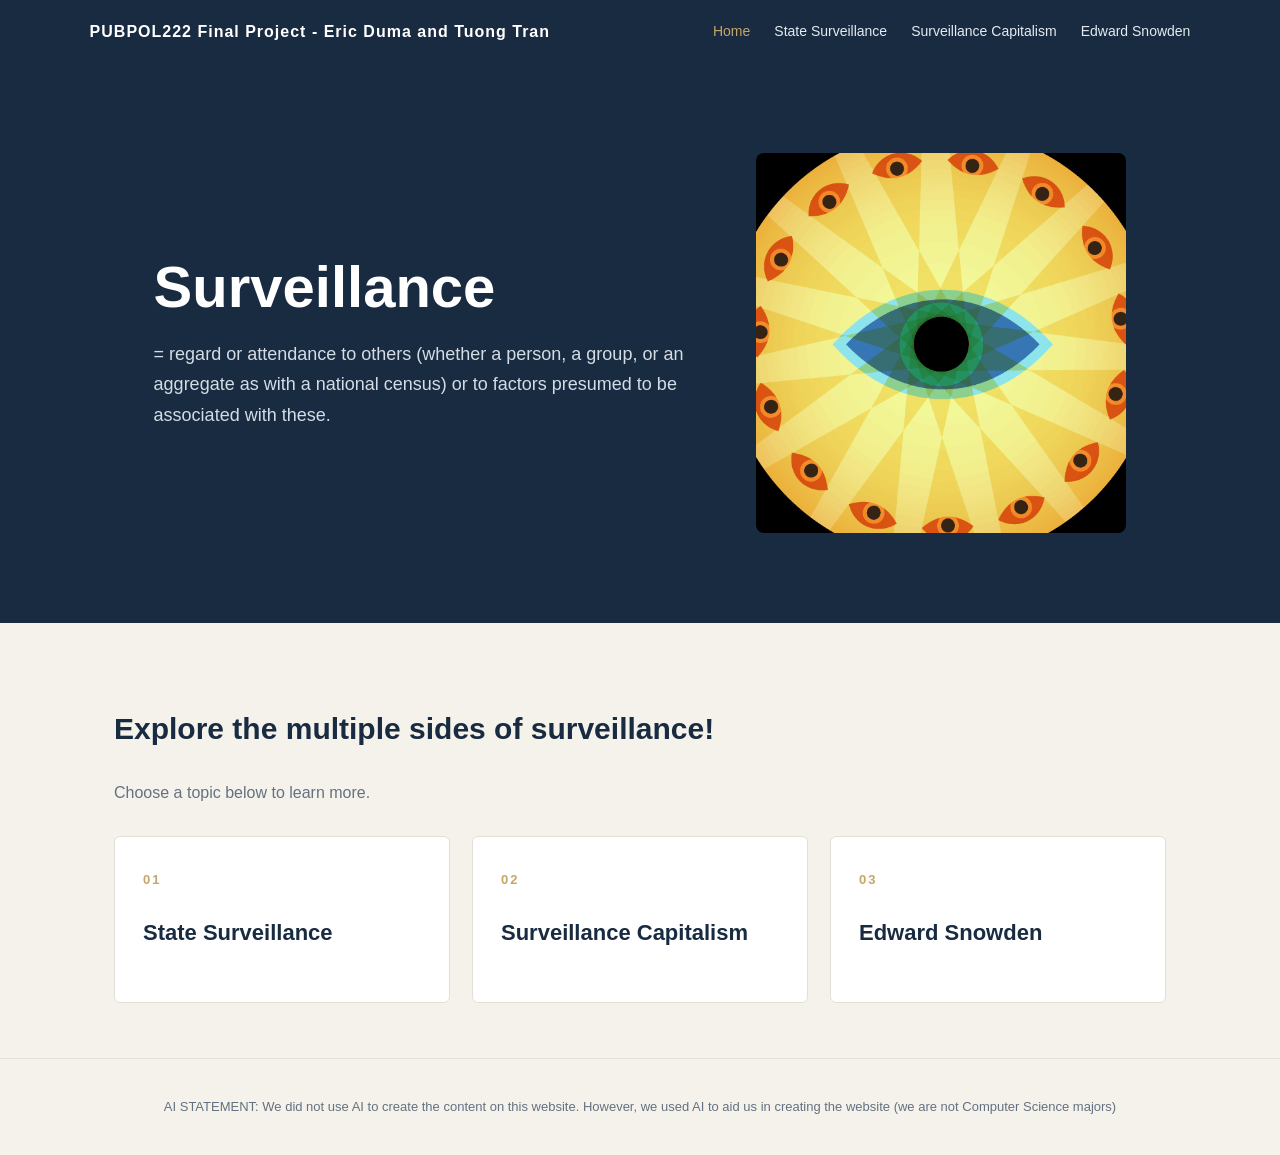
<file: index.html>
<!DOCTYPE html>
<html lang="en">
<head>
  <meta charset="UTF-8">
  <meta name="viewport" content="width=device-width, initial-scale=1.0">
  <title>PUBPOL222 Final Project</title>
  <link rel="stylesheet" href="style.css">
</head>
<body>

  <nav class="navbar">
    <a class="logo" href="index.html">PUBPOL222 Final Project - Eric Duma and Tuong Tran</a>
    <div class="nav-links">
      <a class="active" href="index.html">Home</a>
      <a href="topic1.html">State Surveillance</a>
      <a href="topic2.html">Surveillance Capitalism</a>
      <a href="topic3.html">Edward Snowden</a>
    </div>
  </nav>

  <header class="hero">
  <div class="hero-content">
    <div class="hero-text">
      <h1>Surveillance</h1>
      <p class="intro">
        = regard or attendance to others (whether a person, a group, or an aggregate 
        as with a national census) or to factors presumed to be associated with these.
      </p>
    </div>
    <div class="hero-image">
      <img src="images/EyeSurveillance.png">
    </div>
  </div>
</header>

  <main class="container">
    <h2>Explore the multiple sides of surveillance!</h2>
    <p class="section-intro">
      Choose a topic below to learn more.
    </p>

    <div class="cards">
      <a class="card" href="topic1.html">
        <span class="number">01</span>
        <h3>State Surveillance</h3>
      </a>

      <a class="card" href="topic2.html">
        <span class="number">02</span>
        <h3>Surveillance Capitalism</h3>
      </a>

      <a class="card" href="topic3.html">
        <span class="number">03</span>
        <h3>Edward Snowden</h3>
      </a>
    </div>
  </main>

  <footer>
    <p>AI STATEMENT: We did not use AI to create the content on this website. However, we used AI to aid us in creating the website (we are not Computer Science majors)</p>
  </footer>

</body>
</html>
</file>
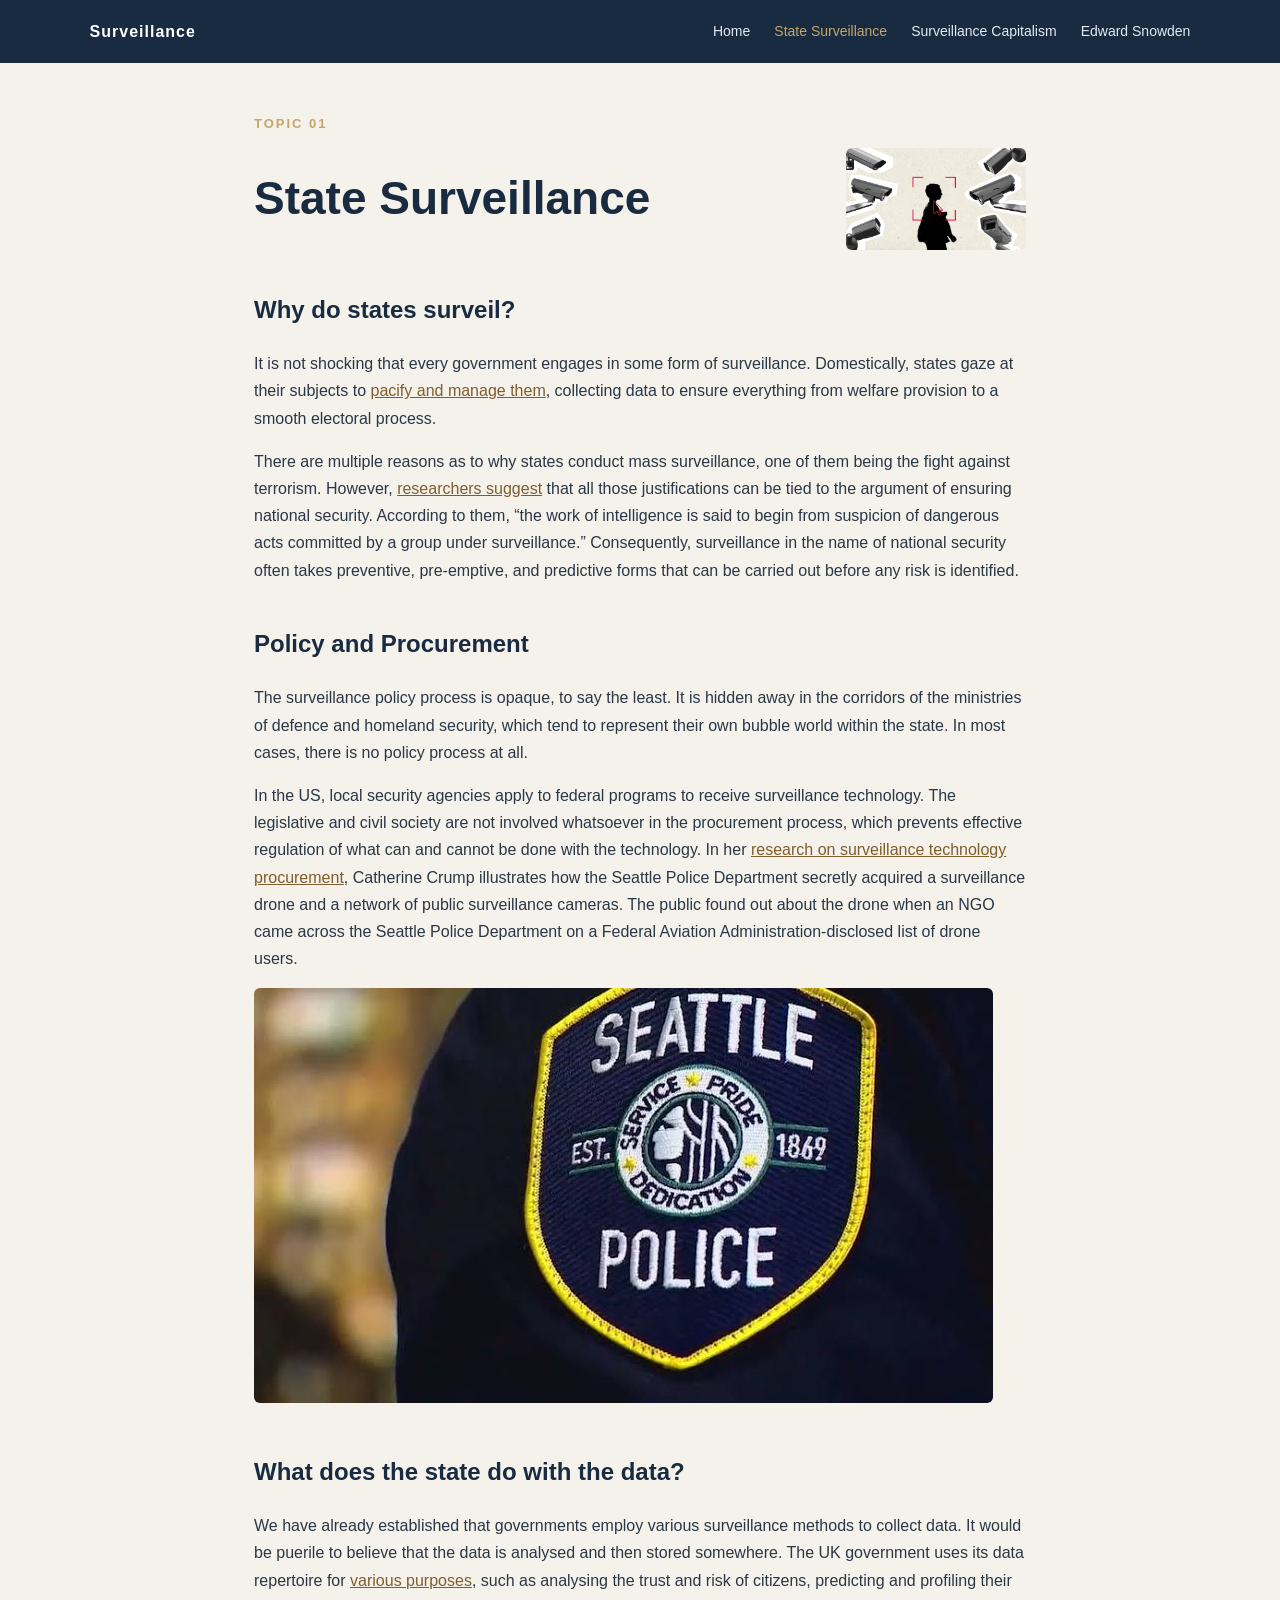
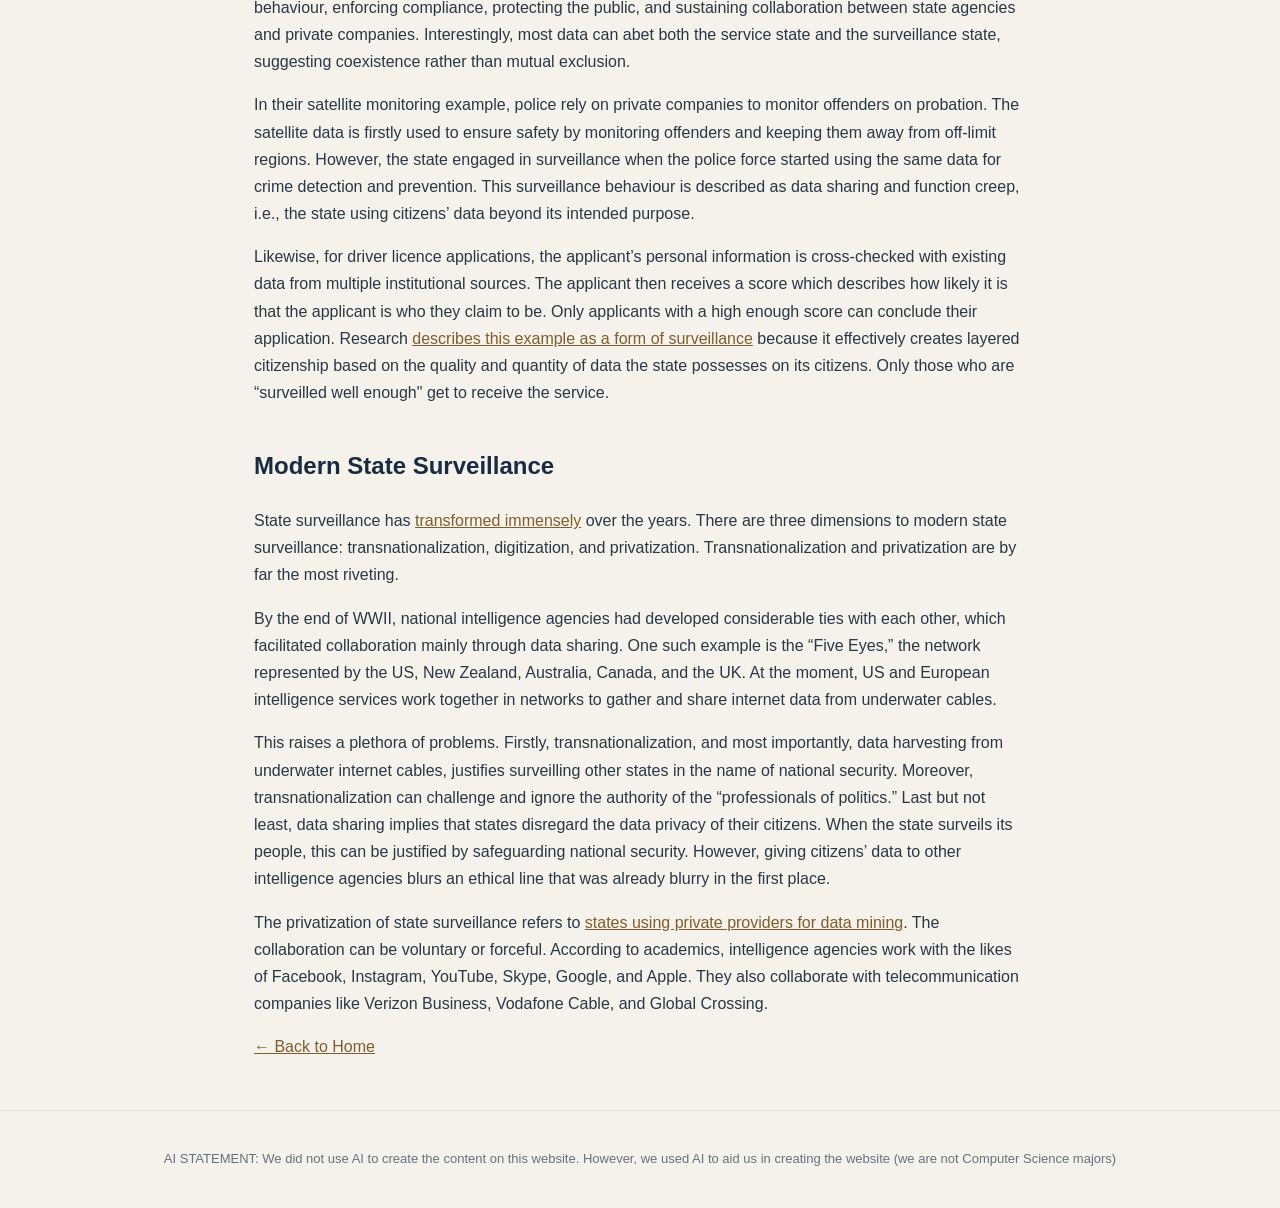
<file: topic1.html>
<!DOCTYPE html>
<html lang="en">
<head>
  <meta charset="UTF-8">
  <meta name="viewport" content="width=device-width, initial-scale=1.0">
  <title>PUBPOL222 Final Project</title>
  <link rel="stylesheet" href="style.css">
</head>
<body>

  <nav class="navbar">
    <a class="logo" href="index.html">Surveillance</a>
    <div class="nav-links">
      <a href="index.html">Home</a>
      <a class="active" href="topic1.html">State Surveillance</a>
      <a href="topic2.html">Surveillance Capitalism</a>
      <a href="topic3.html">Edward Snowden</a>
    </div>
  </nav>

  <main class="article">
    <p class="eyebrow">TOPIC 01</p>
    
  <div class="title-with-image">
  <h1>State Surveillance</h1>
  <img src="images/CameraOm.png">
  </div>
    
  <h2>Why do states surveil?</h2>

  <p>It is not shocking that every government engages in some form of surveillance. Domestically, states gaze at their subjects to <a href="https://d1wqtxts1xzle7.cloudfront.net/76400352/Cyber_20Series_20Web2-libre.pdf?1639581988=&amp;response-content-disposition=inline%3B+filename%3DGoverning_Cyberspace_during_a_Crisis_in.pdf&amp;Expires=1792562206&amp;Signature=ez0BBP5YNzSZqqUoLzvwpNprk3~naDb6iUlHUUlqk3fh8IuvuqOPbIAH9OkCsQyJt46uGKl8BIvYFPuG-Qm4je-HpDegU5crHpNjvLHodP6Og5ZSEKywXF6elBB1Ybo49YpGGbWrBkDkB~0s10yP-RbG5PaXotoMq0A6XKbDkWxBPCYPzJop8mE1zfkLEXNjqVF5xI0-kGfxSqHT4MMYGR-1YMB9fRSBpB531D74t61~TzVUiKpVoluR7lGRz4SM8nP0zVkcQLfic7bS1vR6ujzHljAD5koRNSX3DWy~2BGONEFco-GdftG5HaquAnncHpPBDaJkd7vBWc4635FfZg__&amp;Key-Pair-Id=APKAJLOHF5GGSLRBV4ZA#page=21" target="_blank" rel="noopener noreferrer">pacify and manage them</a>, collecting data to ensure everything from welfare provision to a smooth electoral process.</p>

  <p>There are multiple reasons as to why states conduct mass surveillance, one of them being the fight against terrorism. However, <a href="https://academic.oup.com/ips/article/8/2/121/1794335" target="_blank" rel="noopener noreferrer">researchers suggest</a> that all those justifications can be tied to the argument of ensuring national security. According to them, “the work of intelligence is said to begin from suspicion of dangerous acts committed by a group under surveillance.” Consequently, surveillance in the name of national security often takes preventive, pre-emptive, and predictive forms that can be carried out before any risk is identified.</p>

  <h2>Policy and Procurement</h2>

  <p>The surveillance policy process is opaque, to say the least. It is hidden away in the corridors of the ministries of defence and homeland security, which tend to represent their own bubble world within the state. In most cases, there is no policy process at all.</p>

  <p>In the US, local security agencies apply to federal programs to receive surveillance technology. The legislative and civil society are not involved whatsoever in the procurement process, which prevents effective regulation of what can and cannot be done with the technology. In her <a href="https://access.heinonline.com/HOL/Page?handle=hein.journals/washlr91&amp;div=41&amp;g_sent=1&amp;casa_token=&amp;collection=journals" target="_blank" rel="noopener noreferrer">research on surveillance technology procurement</a>, Catherine Crump illustrates how the Seattle Police Department secretly acquired a surveillance drone and a network of public surveillance cameras. The public found out about the drone when an NGO came across the Seattle Police Department on a Federal Aviation Administration-disclosed list of drone users.</p>

  <img class="article-image" src="images/spd.jfif">

  <h2>What does the state do with the data?</h2>

  <p>We have already established that governments employ various surveillance methods to collect data. It would be puerile to believe that the data is analysed and then stored somewhere. The UK government uses its data repertoire for <a href="https://link.springer.com/article/10.1007/s12394-009-0007-5" target="_blank" rel="noopener noreferrer">various purposes</a>, such as analysing the trust and risk of citizens, predicting and profiling their behaviour, enforcing compliance, protecting the public, and sustaining collaboration between state agencies and private companies. Interestingly, most data can abet both the service state and the surveillance state, suggesting coexistence rather than mutual exclusion.</p>

  <p>In their satellite monitoring example, police rely on private companies to monitor offenders on probation. The satellite data is firstly used to ensure safety by monitoring offenders and keeping them away from off-limit regions. However, the state engaged in surveillance when the police force started using the same data for crime detection and prevention. This surveillance behaviour is described as data sharing and function creep, i.e., the state using citizens’ data beyond its intended purpose.</p>

  <p>Likewise, for driver licence applications, the applicant’s personal information is cross-checked with existing data from multiple institutional sources. The applicant then receives a score which describes how likely it is that the applicant is who they claim to be. Only applicants with a high enough score can conclude their application. Research <a href="https://link.springer.com/article/10.1007/s12394-009-0007-5" target="_blank" rel="noopener noreferrer">describes this example as a form of surveillance</a> because it effectively creates layered citizenship based on the quality and quantity of data the state possesses on its citizens. Only those who are “surveilled well enough" get to receive the service.</p>

  <h2>Modern State Surveillance</h2>

  <p>State surveillance has <a href="https://academic.oup.com/ips/article/8/2/121/1794335" target="_blank" rel="noopener noreferrer">transformed immensely</a> over the years. There are three dimensions to modern state surveillance: transnationalization, digitization, and privatization. Transnationalization and privatization are by far the most riveting.</p>

  <p>By the end of WWII, national intelligence agencies had developed considerable ties with each other, which facilitated collaboration mainly through data sharing. One such example is the “Five Eyes,” the network represented by the US, New Zealand, Australia, Canada, and the UK. At the moment, US and European intelligence services work together in networks to gather and share internet data from underwater cables.</p>

  <p>This raises a plethora of problems. Firstly, transnationalization, and most importantly, data harvesting from underwater internet cables, justifies surveilling other states in the name of national security. Moreover, transnationalization can challenge and ignore the authority of the “professionals of politics.” Last but not least, data sharing implies that states disregard the data privacy of their citizens. When the state surveils its people, this can be justified by safeguarding national security. However, giving citizens’ data to other intelligence agencies blurs an ethical line that was already blurry in the first place.</p>

  <p>The privatization of state surveillance refers to <a href="https://academic.oup.com/ips/article/8/2/121/1794335" target="_blank" rel="noopener noreferrer">states using private providers for data mining</a>. The collaboration can be voluntary or forceful. According to academics, intelligence agencies work with the likes of Facebook, Instagram, YouTube, Skype, Google, and Apple. They also collaborate with telecommunication companies like Verizon Business, Vodafone Cable, and Global Crossing.</p>

    <p><a href="index.html">← Back to Home</a></p>
  </main>

  <footer>
    <p>AI STATEMENT: We did not use AI to create the content on this website. However, we used AI to aid us in creating the website (we are not Computer Science majors)</p>
  </footer>

</body>
</html>
</file>
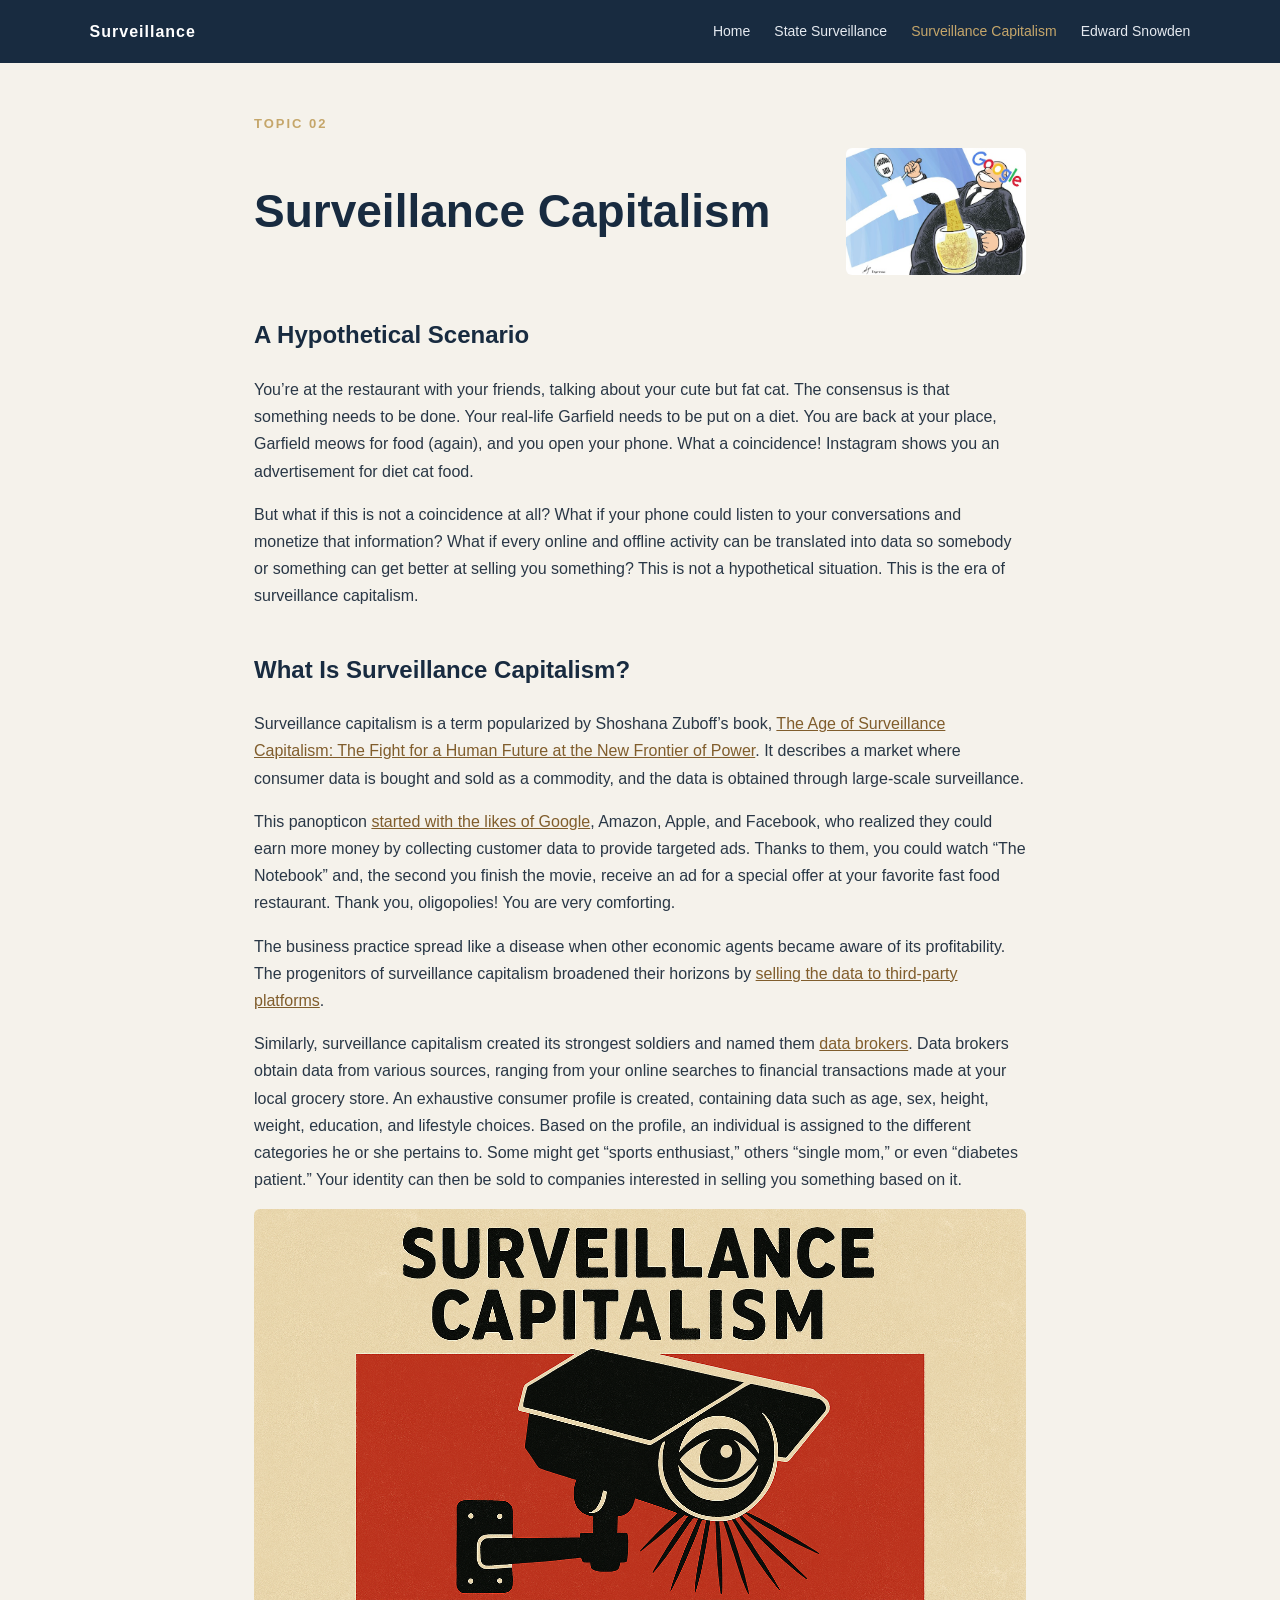
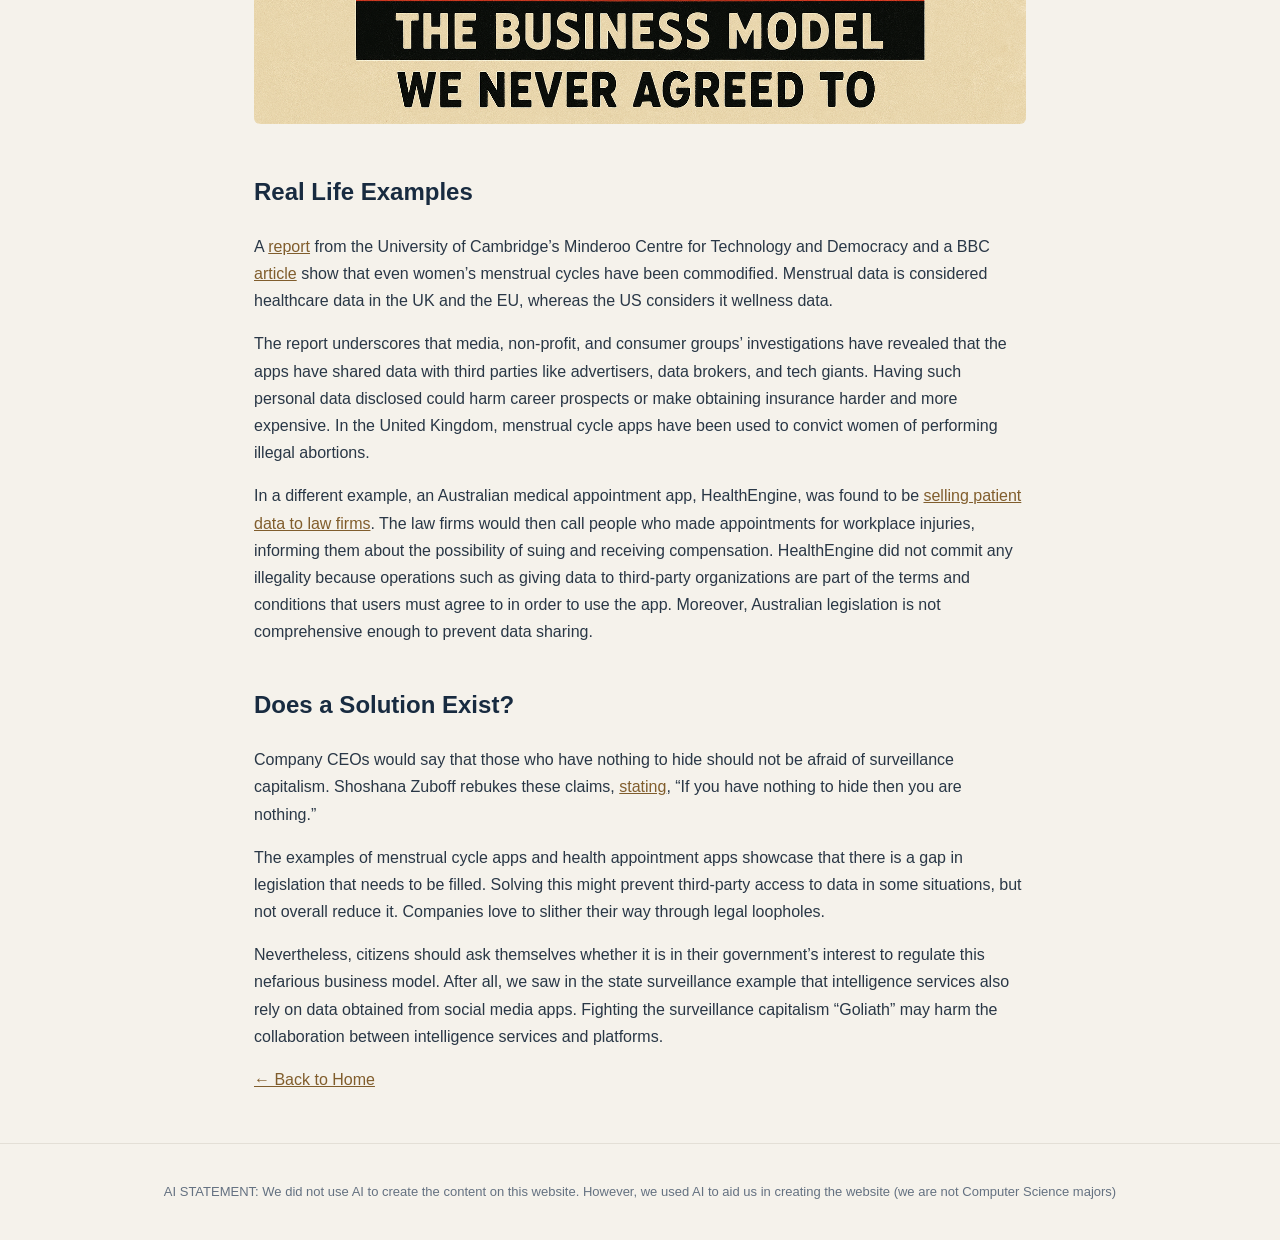
<file: topic2.html>
<!DOCTYPE html>
<html lang="en">
<head>
  <meta charset="UTF-8">
  <meta name="viewport" content="width=device-width, initial-scale=1.0">
  <title>PUBPOL222 Final Project</title>
  <link rel="stylesheet" href="style.css">
</head>
<body>

  <nav class="navbar">
    <a class="logo" href="index.html">Surveillance</a>
    <div class="nav-links">
      <a href="index.html">Home</a>
      <a href="topic1.html">State Surveillance</a>
      <a class="active" href="topic2.html">Surveillance Capitalism</a>
      <a href="topic3.html">Edward Snowden</a>
    </div>
  </nav>

  <main class="article">
    <p class="eyebrow">TOPIC 02</p>
    
    <div class="title-with-image">
    <h1>Surveillance Capitalism</h1>
    <img src="images/survcap.jpg">
    </div>
   <h2>A Hypothetical Scenario</h2>

  <p>
    You’re at the restaurant with your friends, talking about your cute but fat cat. The consensus is that something needs to be done. Your real-life Garfield needs to be put on a diet. You are back at your place, Garfield meows for food (again), and you open your phone. What a coincidence! Instagram shows you an advertisement for diet cat food.
  </p>

  <p>
    But what if this is not a coincidence at all? What if your phone could listen to your conversations and monetize that information? What if every online and offline activity can be translated into data so somebody or something can get better at selling you something? This is not a hypothetical situation. This is the era of surveillance capitalism.
  </p>

  <h2>What Is Surveillance Capitalism?</h2>

  <p>
    Surveillance capitalism is a term popularized by Shoshana Zuboff’s book,
    <a href="https://www.hbs.edu/faculty/Pages/item.aspx?num=56791" target="_blank" rel="noopener noreferrer">The Age of Surveillance Capitalism: The Fight for a Human Future at the New Frontier of Power</a>.
    It describes a market where consumer data is bought and sold as a commodity, and the data is obtained through large-scale surveillance.
  </p>

  <p>
    This panopticon
    <a href="https://www.ft.com/content/7fafec06-1ea2-11e9-b126-46fc3ad87c65" target="_blank" rel="noopener noreferrer">started with the likes of Google</a>,
    Amazon, Apple, and Facebook, who realized they could earn more money by collecting customer data to provide targeted ads. Thanks to them, you could watch “The Notebook” and, the second you finish the movie, receive an ad for a special offer at your favorite fast food restaurant. Thank you, oligopolies! You are very comforting.
  </p>

  <p>
    The business practice spread like a disease when other economic agents became aware of its profitability. The progenitors of surveillance capitalism broadened their horizons by
    <a href="https://theconversation.com/explainer-what-is-surveillance-capitalism-and-how-does-it-shape-our-economy-119158" target="_blank" rel="noopener noreferrer">selling the data to third-party platforms</a>.
  </p>

  <p>
    Similarly, surveillance capitalism created its strongest soldiers and named them
    <a href="https://theconversation.com/its-time-for-third-party-data-brokers-to-emerge-from-the-shadows-94298" target="_blank" rel="noopener noreferrer">data brokers</a>.
    Data brokers obtain data from various sources, ranging from your online searches to financial transactions made at your local grocery store. An exhaustive consumer profile is created, containing data such as age, sex, height, weight, education, and lifestyle choices. Based on the profile, an individual is assigned to the different categories he or she pertains to. Some might get “sports enthusiast,” others “single mom,” or even “diabetes patient.” Your identity can then be sold to companies interested in selling you something based on it.
  </p>

    <img class="article-image" src="images/sucapit.png">

  <h2>Real Life Examples</h2>

  <p>
    A
    <a href="https://www.mctd.ac.uk/femtech-high-stakes-tracking-menstruation/" target="_blank" rel="noopener noreferrer">report</a>
    from the University of Cambridge’s Minderoo Centre for Technology and Democracy and a BBC
    <a href="https://www.bbc.com/future/article/20260715-how-period-trackers-share-womens-private-details" target="_blank" rel="noopener noreferrer">article</a>
    show that even women’s menstrual cycles have been commodified. Menstrual data is considered healthcare data in the UK and the EU, whereas the US considers it wellness data.
  </p>

  <p>
    The report underscores that media, non-profit, and consumer groups’ investigations have revealed that the apps have shared data with third parties like advertisers, data brokers, and tech giants. Having such personal data disclosed could harm career prospects or make obtaining insurance harder and more expensive. In the United Kingdom, menstrual cycle apps have been used to convict women of performing illegal abortions.
  </p>

  <p>
    In a different example, an Australian medical appointment app, HealthEngine, was found to be
    <a href="https://www.abc.net.au/news/2018-06-25/healthengine-sharing-patients-information-with-lawyers/9894114" target="_blank" rel="noopener noreferrer">selling patient data to law firms</a>.
    The law firms would then call people who made appointments for workplace injuries, informing them about the possibility of suing and receiving compensation. HealthEngine did not commit any illegality because operations such as giving data to third-party organizations are part of the terms and conditions that users must agree to in order to use the app. Moreover, Australian legislation is not comprehensive enough to prevent data sharing.
  </p>

  <h2>Does a Solution Exist?</h2>

  <p>
    Company CEOs would say that those who have nothing to hide should not be afraid of surveillance capitalism. Shoshana Zuboff rebukes these claims,
    <a href="https://www.theguardian.com/books/2019/oct/04/shoshana-zuboff-surveillance-capitalism-assault-human-automomy-digital-privacy" target="_blank" rel="noopener noreferrer">stating</a>,
    “If you have nothing to hide then you are nothing.”
  </p>

  <p>
    The examples of menstrual cycle apps and health appointment apps showcase that there is a gap in legislation that needs to be filled. Solving this might prevent third-party access to data in some situations, but not overall reduce it. Companies love to slither their way through legal loopholes.
  </p>

  <p>
    Nevertheless, citizens should ask themselves whether it is in their government’s interest to regulate this nefarious business model. After all, we saw in the state surveillance example that intelligence services also rely on data obtained from social media apps. Fighting the surveillance capitalism “Goliath” may harm the collaboration between intelligence services and platforms.
  </p>

    <p><a href="index.html">← Back to Home</a></p>
  </main>

  <footer>
    <p>AI STATEMENT: We did not use AI to create the content on this website. However, we used AI to aid us in creating the website (we are not Computer Science majors)</p>
  </footer>

</body>
</html>
</file>
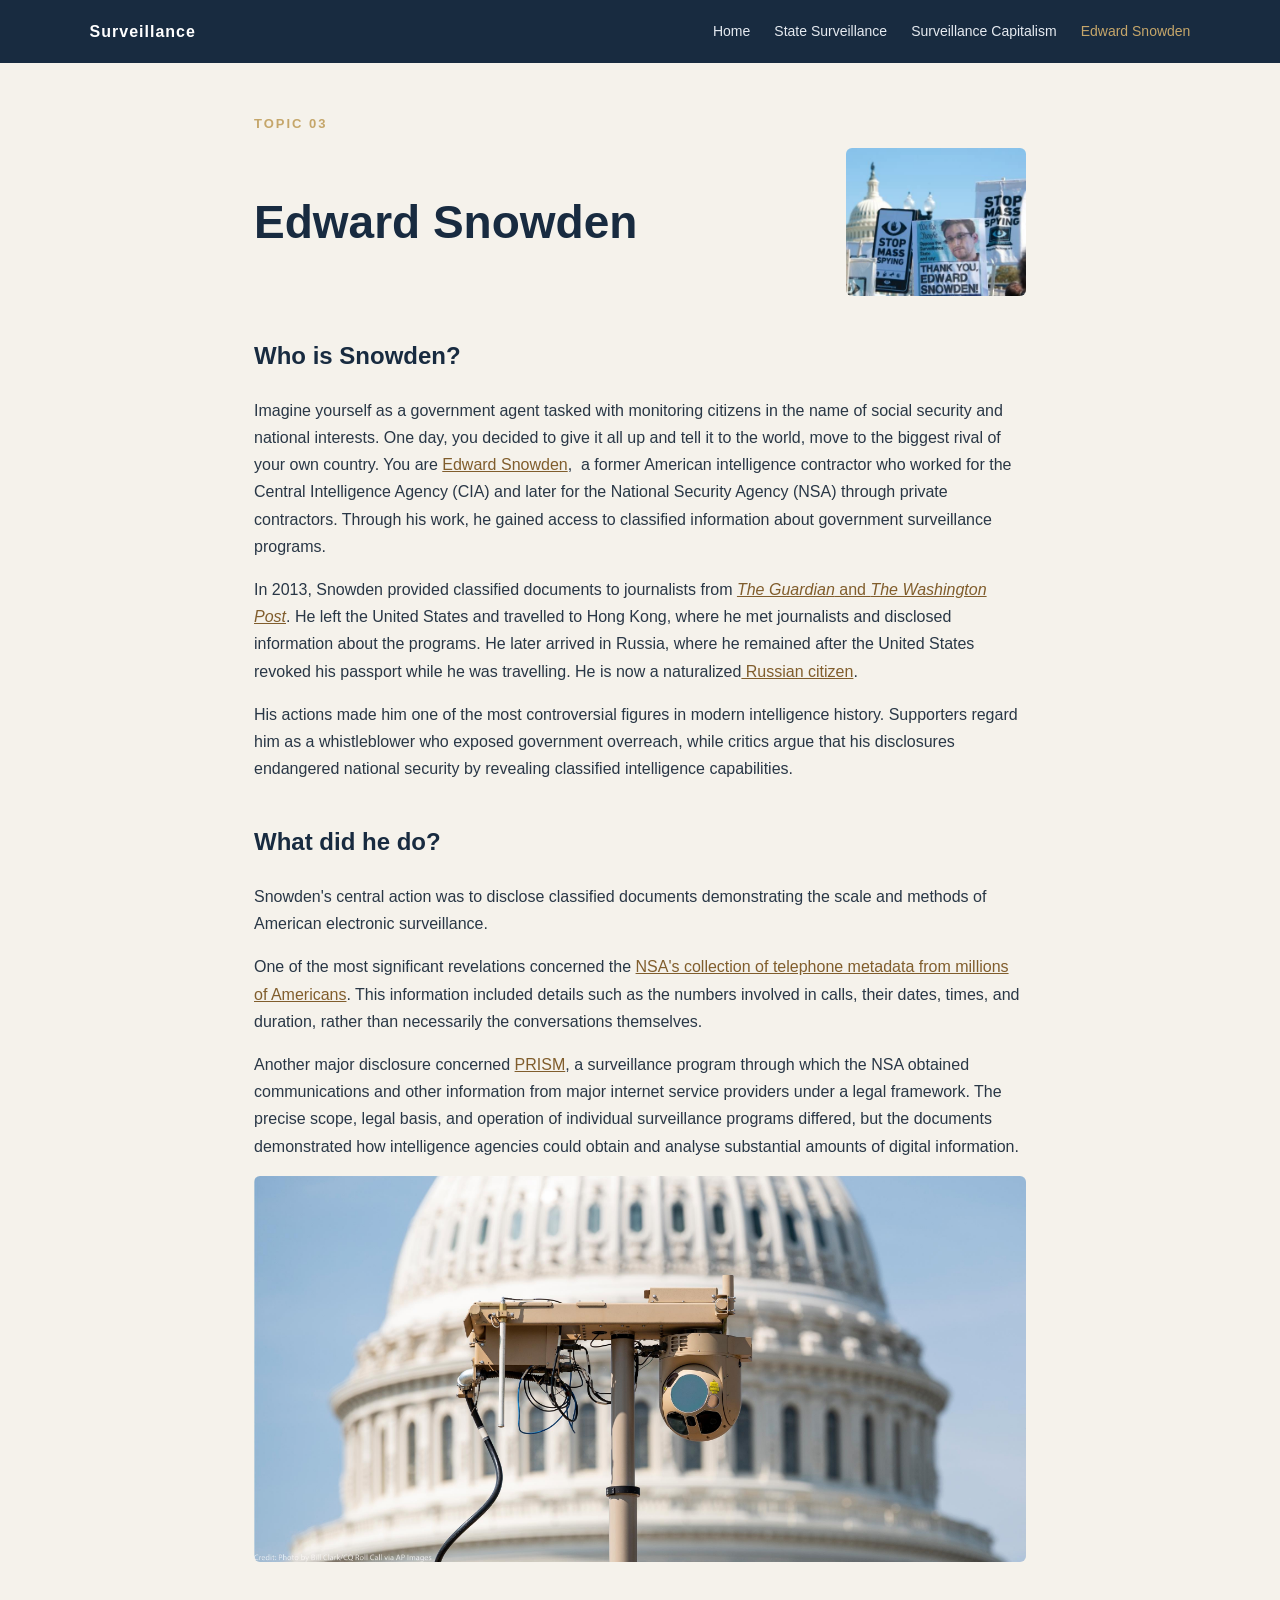
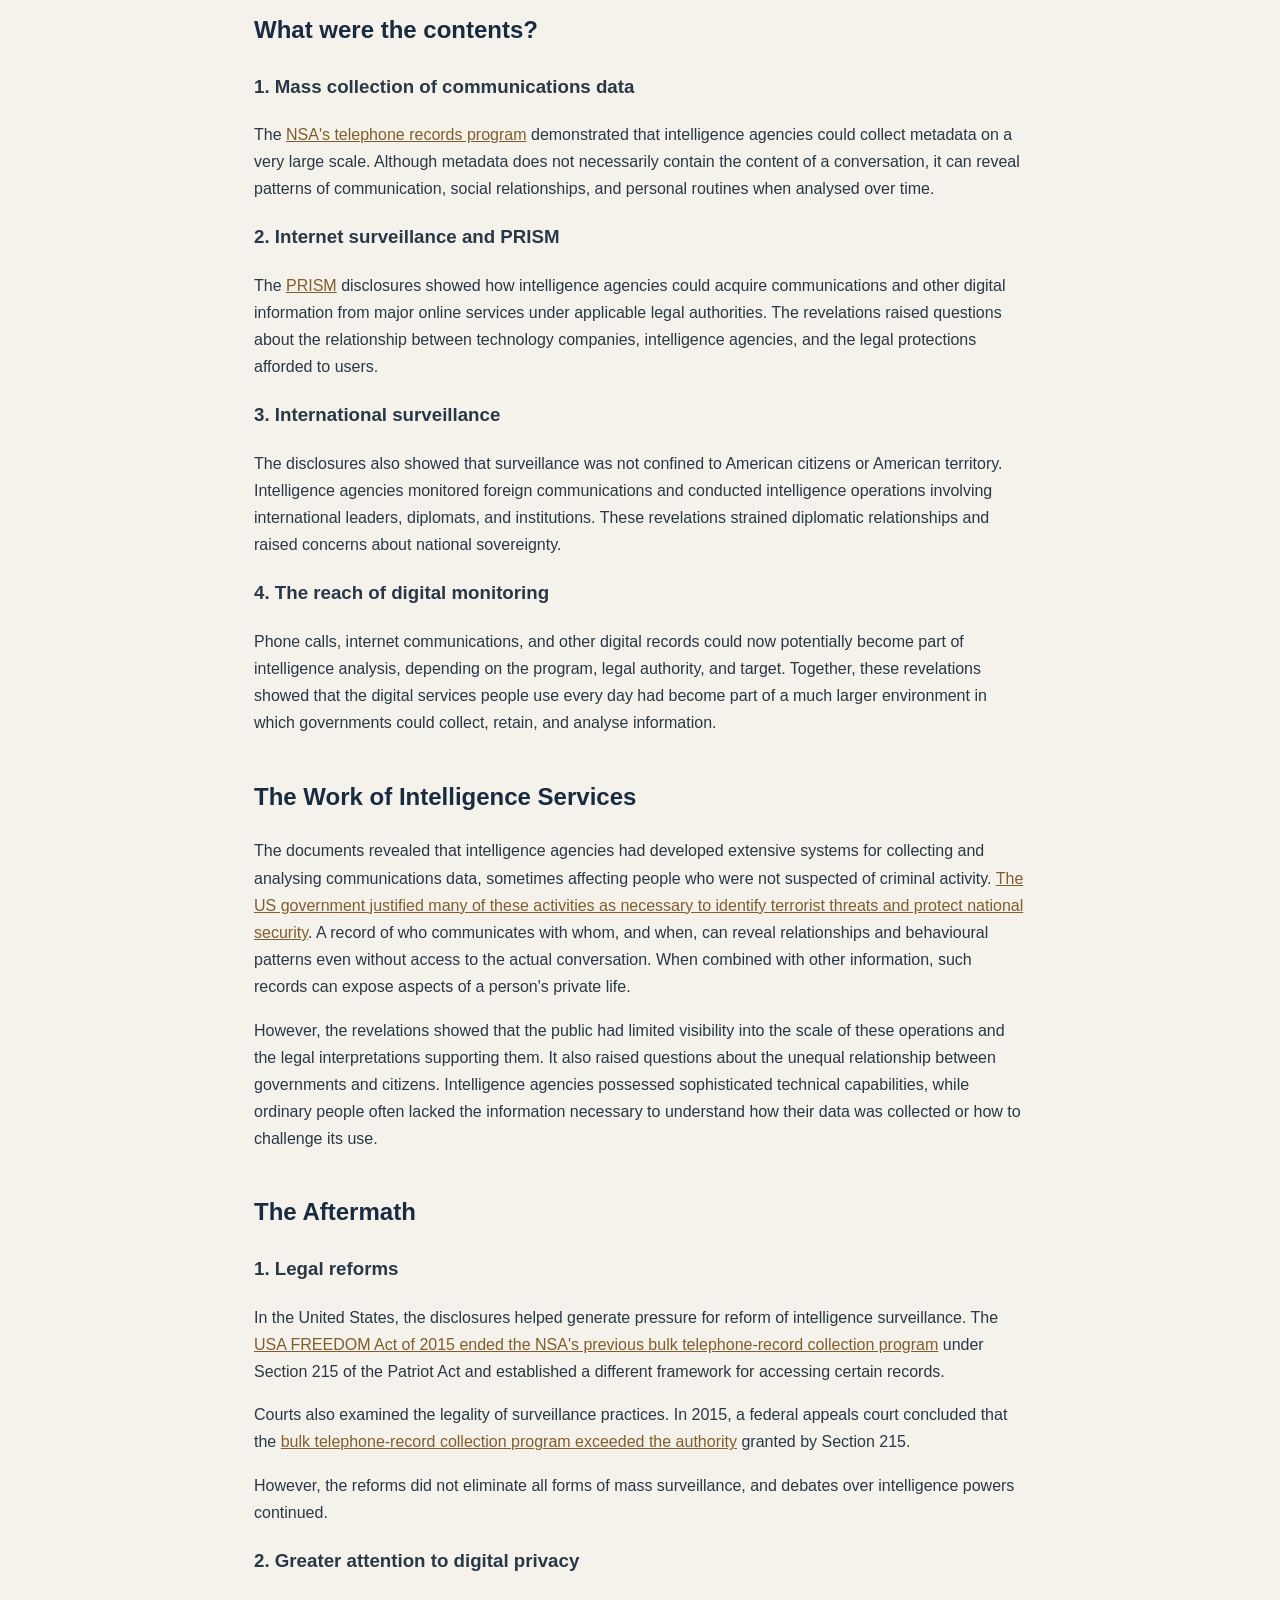
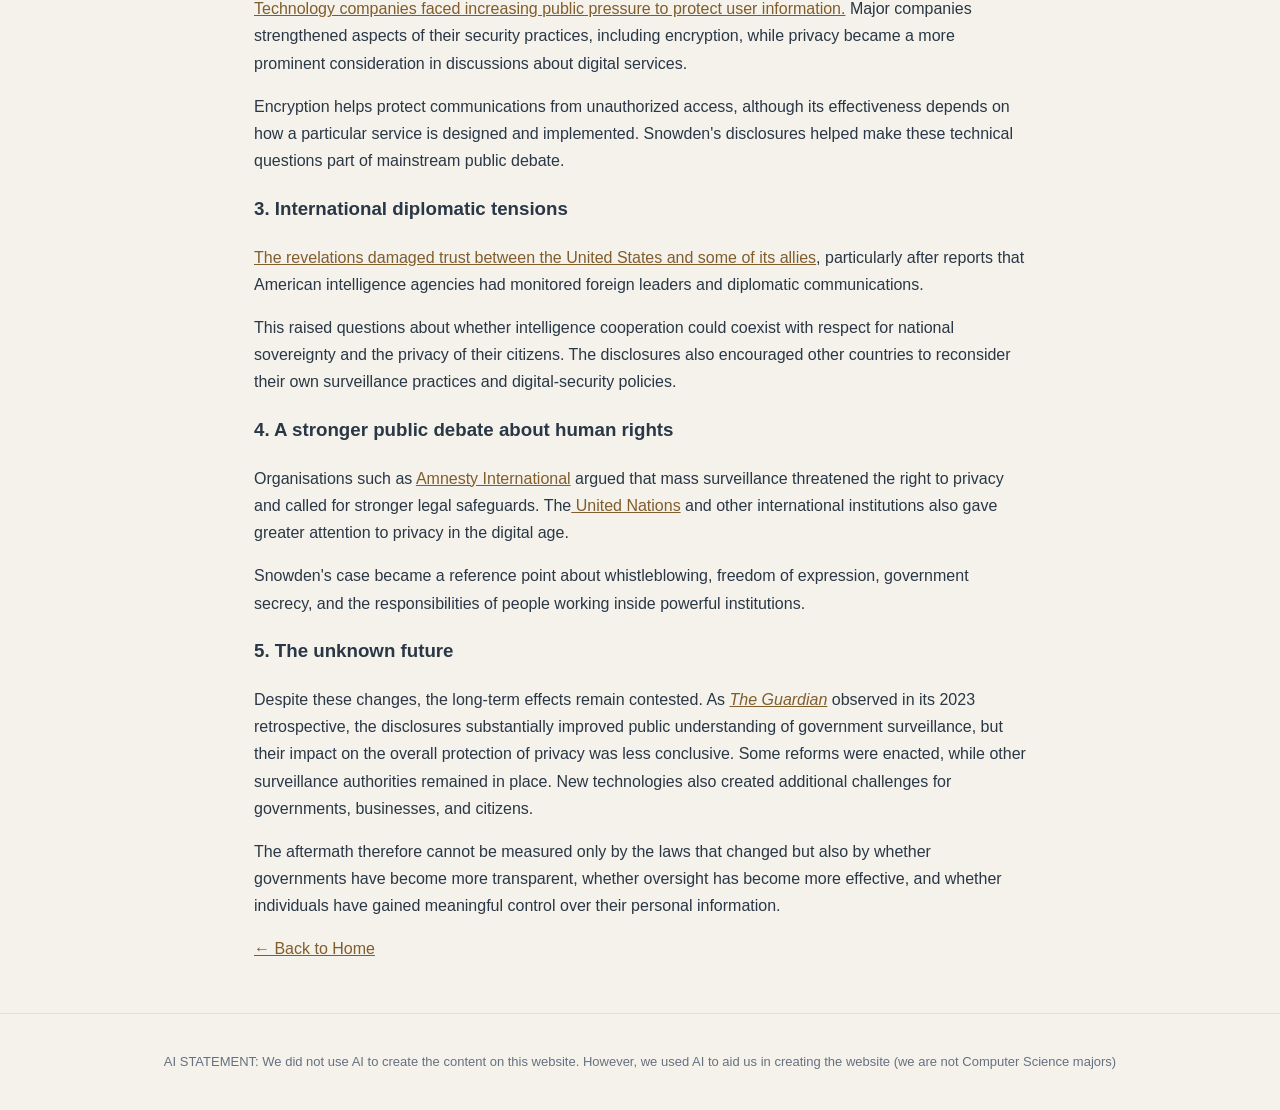
<file: topic3.html>
<!DOCTYPE html>
<html lang="en">
<head>
  <meta charset="UTF-8">
  <meta name="viewport" content="width=device-width, initial-scale=1.0">
  <title>PUBPOL222 Final Project</title>
  <link rel="stylesheet" href="style.css">
</head>
<body>

  <nav class="navbar">
    <a class="logo" href="index.html">Surveillance</a>
    <div class="nav-links">
      <a href="index.html">Home</a>
      <a href="topic1.html">State Surveillance</a>
      <a href="topic2.html">Surveillance Capitalism</a>
      <a class="active" href="topic3.html">Edward Snowden</a>
    </div>
  </nav>

  <main class="article">
    <p class="eyebrow">TOPIC 03</p>
    
    <div class="title-with-image">
    <h1>Edward Snowden</h1>
    <img src="images/edsnd.jfif">
    </div>
    
  <h2>Who is Snowden?</h2>

  <p>Imagine yourself as a government agent tasked with monitoring citizens in the name of social security and national interests. One day, you decided to give it all up and tell it to the world, move to the biggest rival of your own country. You are <a href="https://www.britannica.com/biography/Edward-Snowden" target="_blank" rel="noopener noreferrer">Edward Snowden</a>,&#160; a former American intelligence contractor who worked for the Central Intelligence Agency (CIA) and later for the National Security Agency (NSA) through private contractors. Through his work, he gained access to classified information about government surveillance programs.</p>

  <p>In 2013, Snowden provided classified documents to journalists from <a href="https://www.nbcnews.com/feature/edward-snowden-interview/edward-snowden-timeline-n114871" target="_blank" rel="noopener noreferrer"><em>The Guardian</em></a><a href="https://www.nbcnews.com/feature/edward-snowden-interview/edward-snowden-timeline-n114871" target="_blank" rel="noopener noreferrer"> and </a><a href="https://www.nbcnews.com/feature/edward-snowden-interview/edward-snowden-timeline-n114871" target="_blank" rel="noopener noreferrer"><em>The Washington Post</em></a>. He left the United States and travelled to Hong Kong, where he met journalists and disclosed information about the programs. He later arrived in Russia, where he remained after the United States revoked his passport while he was travelling. He is now a naturalized<a href="https://www.theguardian.com/us-news/2022/dec/02/edward-snowden-gets-russian-passport-after-swearing-oath-of-allegiance" target="_blank" rel="noopener noreferrer"> Russian citizen</a>.&#160;</p>

  <p>His actions made him one of the most controversial figures in modern intelligence history. Supporters regard him as a whistleblower who exposed government overreach, while critics argue that his disclosures endangered national security by revealing classified intelligence capabilities.&#160;</p>

  <h2>What did he do?</h2>

  <p>Snowden's central action was to disclose classified documents demonstrating the scale and methods of American electronic surveillance.</p>

  <p>One of the most significant revelations concerned the <a href="https://nsarchive2.gwu.edu/NSAEBB/NSAEBB436/" target="_blank" rel="noopener noreferrer">NSA's collection of telephone metadata from millions of Americans</a>. This information included details such as the numbers involved in calls, their dates, times, and duration, rather than necessarily the conversations themselves.</p>

  <p>Another major disclosure concerned <a href="https://www.britannica.com/topic/PRISM-United-States-surveillance-program" target="_blank" rel="noopener noreferrer">PRISM</a>, a surveillance program through which the NSA obtained communications and other information from major internet service providers under a legal framework. The precise scope, legal basis, and operation of individual surveillance programs differed, but the documents demonstrated how intelligence agencies could obtain and analyse substantial amounts of digital information.</p>

 <img class="article-image" src="images/ussurv.jpg" alt="Image">

  <h2>What were the contents?</h2>

  <h3>1. Mass collection of communications data</h3>

  <p>The <a href="https://www.nsa.gov/portals/75/documents/about/civil-liberties/resources/pclob_report_on_telephone_records_program.pdf" target="_blank" rel="noopener noreferrer">NSA's telephone records program</a> demonstrated that intelligence agencies could collect metadata on a very large scale. Although metadata does not necessarily contain the content of a conversation, it can reveal patterns of communication, social relationships, and personal routines when analysed over time.</p>

  <h3>2. Internet surveillance and PRISM</h3>

  <p>The <a href="https://www.britannica.com/topic/PRISM-United-States-surveillance-program" target="_blank" rel="noopener noreferrer">PRISM</a> disclosures showed how intelligence agencies could acquire communications and other digital information from major online services under applicable legal authorities. The revelations raised questions about the relationship between technology companies, intelligence agencies, and the legal protections afforded to users.</p>

  <h3>3. International surveillance</h3>

  <p>The disclosures also showed that surveillance was not confined to American citizens or American territory. Intelligence agencies monitored foreign communications and conducted intelligence operations involving international leaders, diplomats, and institutions. These revelations strained diplomatic relationships and raised concerns about national sovereignty.</p>

  <h3>4. The reach of digital monitoring</h3>

  <p>Phone calls, internet communications, and other digital records could now potentially become part of intelligence analysis, depending on the program, legal authority, and target. Together, these revelations showed that the digital services people use every day had become part of a much larger environment in which governments could collect, retain, and analyse information.</p>

  <h2>The Work of Intelligence Services</h2>

  <p>The documents revealed that intelligence agencies had developed extensive systems for collecting and analysing communications data, sometimes affecting people who were not suspected of criminal activity. <a href="https://nsarchive2.gwu.edu/NSAEBB/NSAEBB436/" target="_blank" rel="noopener noreferrer">The US government justified many of these activities as necessary to identify terrorist threats and protect national security</a>. A record of who communicates with whom, and when, can reveal relationships and behavioural patterns even without access to the actual conversation. When combined with other information, such records can expose aspects of a person's private life.</p>

  <p>However, the revelations showed that the public had limited visibility into the scale of these operations and the legal interpretations supporting them. It also raised questions about the unequal relationship between governments and citizens. Intelligence agencies possessed sophisticated technical capabilities, while ordinary people often lacked the information necessary to understand how their data was collected or how to challenge its use.</p>

  <h2>The Aftermath</h2>

  <h3>1. Legal reforms</h3>

  <p>In the United States, the disclosures helped generate pressure for reform of intelligence surveillance. The <a href="https://www.fbi.gov/news/speeches-and-testimony/reauthorizing-the-usa-freedom-act-of-2015-110619" target="_blank" rel="noopener noreferrer">USA FREEDOM Act of 2015 ended the NSA's previous bulk telephone-record collection program</a> under Section 215 of the Patriot Act and established a different framework for accessing certain records.</p>

  <p>Courts also examined the legality of surveillance practices. In 2015, a federal appeals court concluded that the <a href="https://www.theguardian.com/us-news/2015/may/07/nsa-phone-records-program-illegal-court" target="_blank" rel="noopener noreferrer">bulk telephone-record collection program exceeded the authority</a> granted by Section 215.&#160;</p>

  <p>However, the reforms did not eliminate all forms of mass surveillance, and debates over intelligence powers continued.</p>

  <h3>2. Greater attention to digital privacy</h3>

  <p><a href="https://www.nytimes.com/2021/09/16/technology/snowden-spying-big-tech.html?eafs_enabled=false" target="_blank" rel="noopener noreferrer">Technology companies faced increasing public pressure to protect user information.</a> Major companies strengthened aspects of their security practices, including encryption, while privacy became a more prominent consideration in discussions about digital services.</p>

  <p>Encryption helps protect communications from unauthorized access, although its effectiveness depends on how a particular service is designed and implemented. Snowden's disclosures helped make these technical questions part of mainstream public debate.</p>

  <h3>3. International diplomatic tensions</h3>

  <p><a href="https://www.theguardian.com/world/2013/oct/24/nsa-surveillance-world-leaders-calls" target="_blank" rel="noopener noreferrer">The revelations damaged trust between the United States and some of its allies</a>, particularly after reports that American intelligence agencies had monitored foreign leaders and diplomatic communications.</p>

  <p>This raised questions about whether intelligence cooperation could coexist with respect for national sovereignty and the privacy of their citizens. The disclosures also encouraged other countries to reconsider their own surveillance practices and digital-security policies.</p>

  <h3>4. A stronger public debate about human rights</h3>

  <p>Organisations such as <a href="https://www.amnesty.nl/content/uploads/2015/06/two_years_after_snowden_final_report_en_a4.pdf?x32866" target="_blank" rel="noopener noreferrer">Amnesty International</a> argued that mass surveillance threatened the right to privacy and called for stronger legal safeguards. The<a href="https://www.theguardian.com/world/2015/mar/27/un-sets-up-privacy-rapporteur-role-snowden-leaks" target="_blank" rel="noopener noreferrer"> United Nations</a> and other international institutions also gave greater attention to privacy in the digital age.</p>

  <p>Snowden's case became a reference point about whistleblowing, freedom of expression, government secrecy, and the responsibilities of people working inside powerful institutions.</p>

  <h3>5. The unknown future</h3>

  <p>Despite these changes, the long-term effects remain contested. As <a href="https://www.theguardian.com/us-news/2023/jun/07/edward-snowden-10-years-surveillance-revelations" target="_blank" rel="noopener noreferrer"><em>The Guardian</em></a> observed in its 2023 retrospective, the disclosures substantially improved public understanding of government surveillance, but their impact on the overall protection of privacy was less conclusive. Some reforms were enacted, while other surveillance authorities remained in place. New technologies also created additional challenges for governments, businesses, and citizens.</p>

  <p>The aftermath therefore cannot be measured only by the laws that changed but also by whether governments have become more transparent, whether oversight has become more effective, and whether individuals have gained meaningful control over their personal information.</p>

    <p><a href="index.html">← Back to Home</a></p>
  </main>

  <footer>
    <p>AI STATEMENT: We did not use AI to create the content on this website. However, we used AI to aid us in creating the website (we are not Computer Science majors)</p>
  </footer>

</body>
</html>
</file>
<file: style.css>
* {
  box-sizing: border-box;
}

:root {
  --navy: #182b40;
  --gold: #c5a66a;
  --cream: #f5f2eb;
  --white: #ffffff;
  --text: #293746;
  --muted: #647181;
}

body {
  margin: 0;
  font-family: Arial, Helvetica, sans-serif;
  color: var(--text);
  background: var(--cream);
  line-height: 1.7;
}

/* Navigation bar */
.navbar {
  background: var(--navy);
  padding: 18px 7%;
  display: flex;
  justify-content: space-between;
  align-items: center;
  gap: 24px;
  flex-wrap: wrap;
}

.logo {
  color: var(--white);
  font-weight: bold;
  letter-spacing: 1px;
  text-decoration: none;
}

.nav-links {
  display: flex;
  gap: 24px;
  flex-wrap: wrap;
}

.nav-links a {
  color: #e5eaf0;
  text-decoration: none;
  font-size: 14px;
}

.nav-links a:hover,
.nav-links a.active {
  color: var(--gold);
}

/* Homepage introduction */
.hero {
  padding: 90px 12%;
  background: var(--navy);
  color: var(--white);
}

.eyebrow,
.number {
  color: var(--gold);
  font-weight: bold;
  letter-spacing: 2px;
  font-size: 13px;
}

.hero h1 {
  font-size: clamp(36px, 5vw, 58px);
  line-height: 1.15;
  max-width: 800px;
  margin: 16px 0;
}

.hero-content {
  display: grid;
  grid-template-columns: 3fr 2fr;
  align-items: center;
  gap: 48px;
  max-width: 1200px;
  margin: 0 auto;
}

.hero-text {
  min-width: 0;
}

.hero-image img {
  display: block;
  width: 100%;
  aspect-ratio: 4 / 5;
  max-height: 380px;
  object-fit: cover;
  border-radius: 8px;
}

/* Stack the image below the text on small screens */
@media (max-width: 700px) {
  .hero-content {
    grid-template-columns: 1fr;
    gap: 28px;
  }

  .hero-image img {
    max-height: 300px;
    aspect-ratio: 16 / 9;
  }
}

.intro {
  color: #d4dce5;
  max-width: 620px;
  font-size: 18px;
}

.button {
  display: inline-block;
  margin-top: 20px;
  padding: 12px 22px;
  background: var(--gold);
  color: var(--navy);
  text-decoration: none;
  font-weight: bold;
  border-radius: 4px;
}

.button:hover {
  opacity: 0.85;
}

/* Homepage topic cards */
.container {
  max-width: 1100px;
  margin: auto;
  padding: 55px 24px;
}

.container h2 {
  font-size: 30px;
  color: var(--navy);
}

.section-intro {
  color: var(--muted);
}

.cards {
  display: grid;
  grid-template-columns: repeat(3, minmax(0, 1fr));
  gap: 22px;
  margin-top: 30px;
}

.card {
  display: block;
  background: var(--white);
  padding: 28px;
  border-radius: 6px;
  border: 1px solid #e3dfd6;
  color: var(--text);
  text-decoration: none;
  transition: transform 0.2s, box-shadow 0.2s;
}

.card:hover {
  transform: translateY(-4px);
  box-shadow: 0 8px 24px #182b4015;
}

.card h3 {
  color: var(--navy);
  font-size: 22px;
}

.read-more {
  color: #8a6b3f;
  font-weight: bold;
}

/* Individual topic pages */
.article {
  max-width: 820px;
  margin: 50px auto;
  padding: 0 24px;
}

.article h1 {
  color: var(--navy);
  font-size: clamp(32px, 5vw, 46px);
  line-height: 1.2;
}

.article h2 {
  color: var(--navy);
  margin-top: 40px;
}

.article a {
  color: #805d2c;
}

.article img {
  max-width: 100%;
  height: auto;
  border-radius: 6px;
}

footer {
  padding: 24px;
  text-align: center;
  color: var(--muted);
  border-top: 1px solid #e3dfd6;
  font-size: 13px;
}

/* Adapt the layout to phones and smaller screens */
@media (max-width: 700px) {
  .navbar {
    align-items: flex-start;
    flex-direction: column;
  }

  .nav-links {
    gap: 16px;
  }

  .hero {
    padding: 60px 7%;
  }

  .cards {
    grid-template-columns: 1fr;
  }
}

.title-with-image {
  display: flex;
  align-items: center;
  justify-content: space-between;
  gap: 24px;
}

.title-with-image h1 {
  margin: 0;
}

.title-with-image img {
  width: 180px;
  height: auto;
  object-fit: contain;
}

@media (max-width: 600px) {
  .title-with-image {
    flex-direction: column;
    align-items: flex-start;
  }
}
</file>
